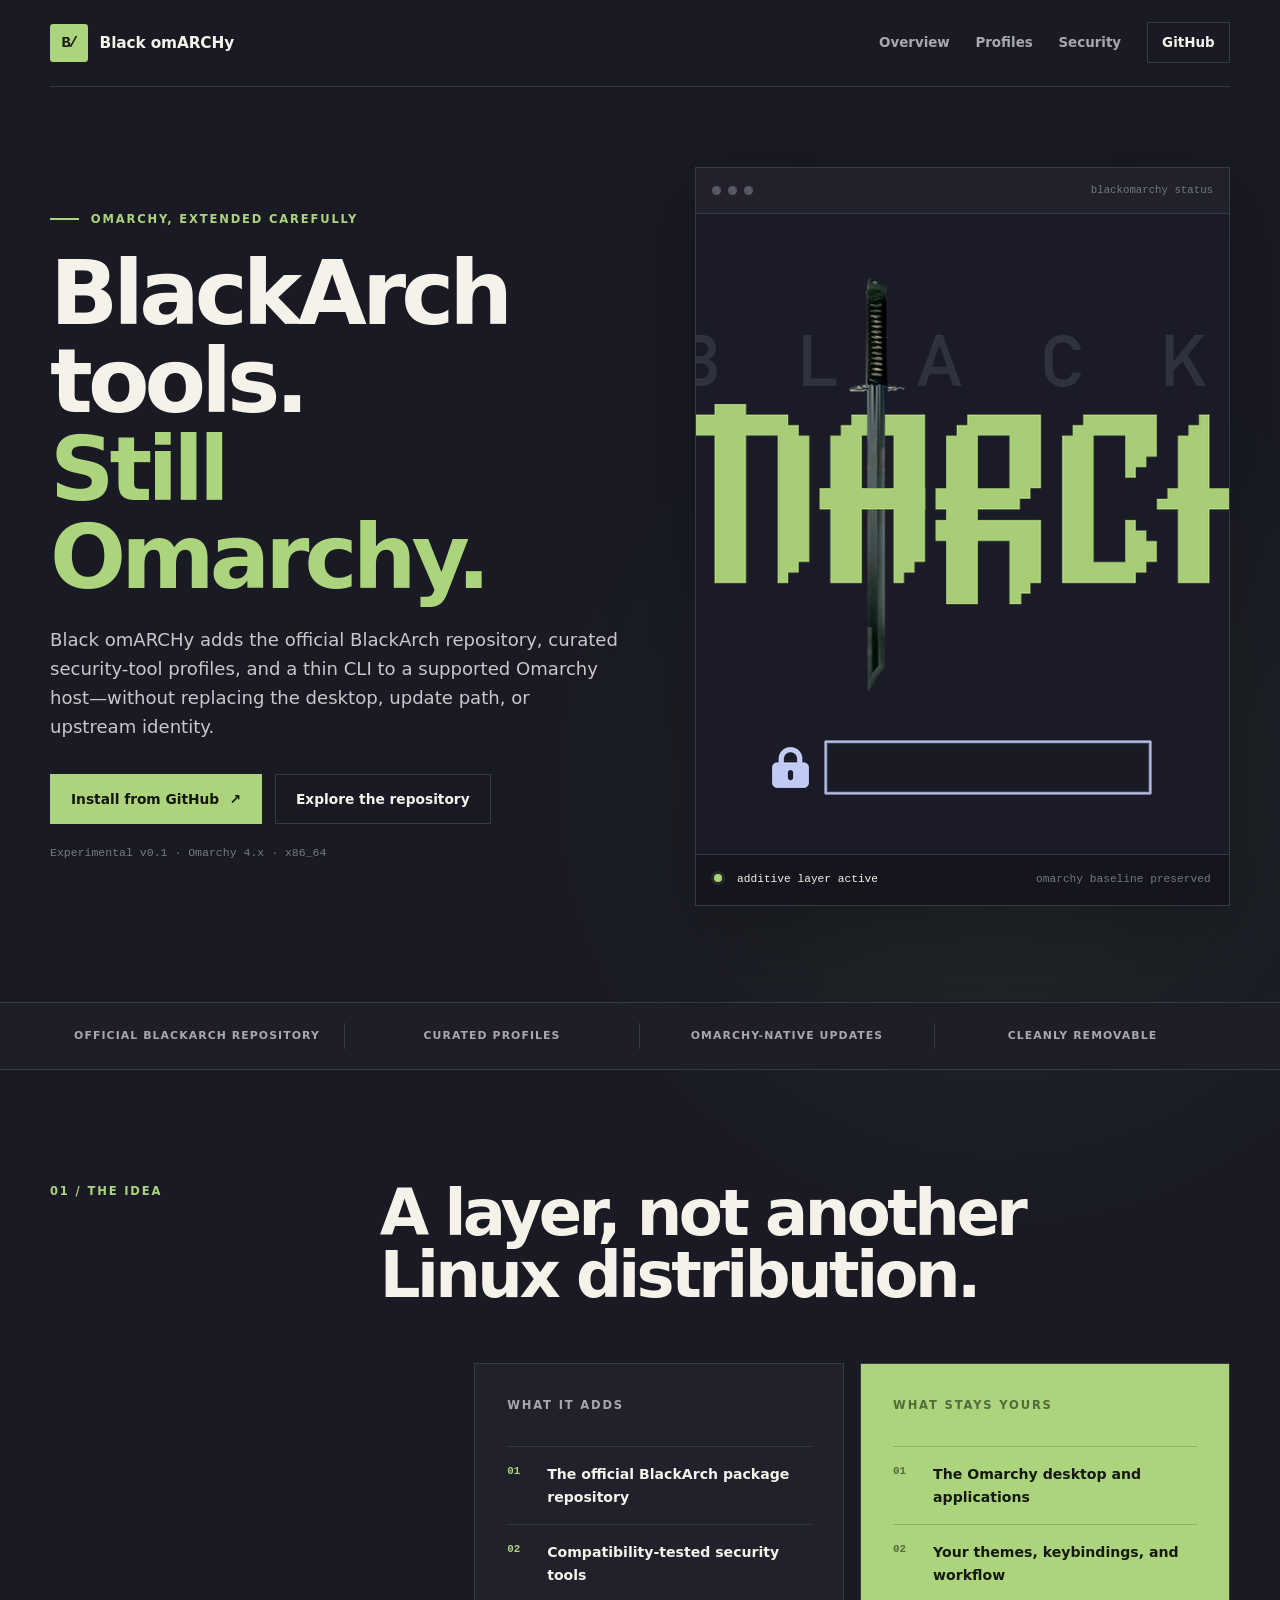
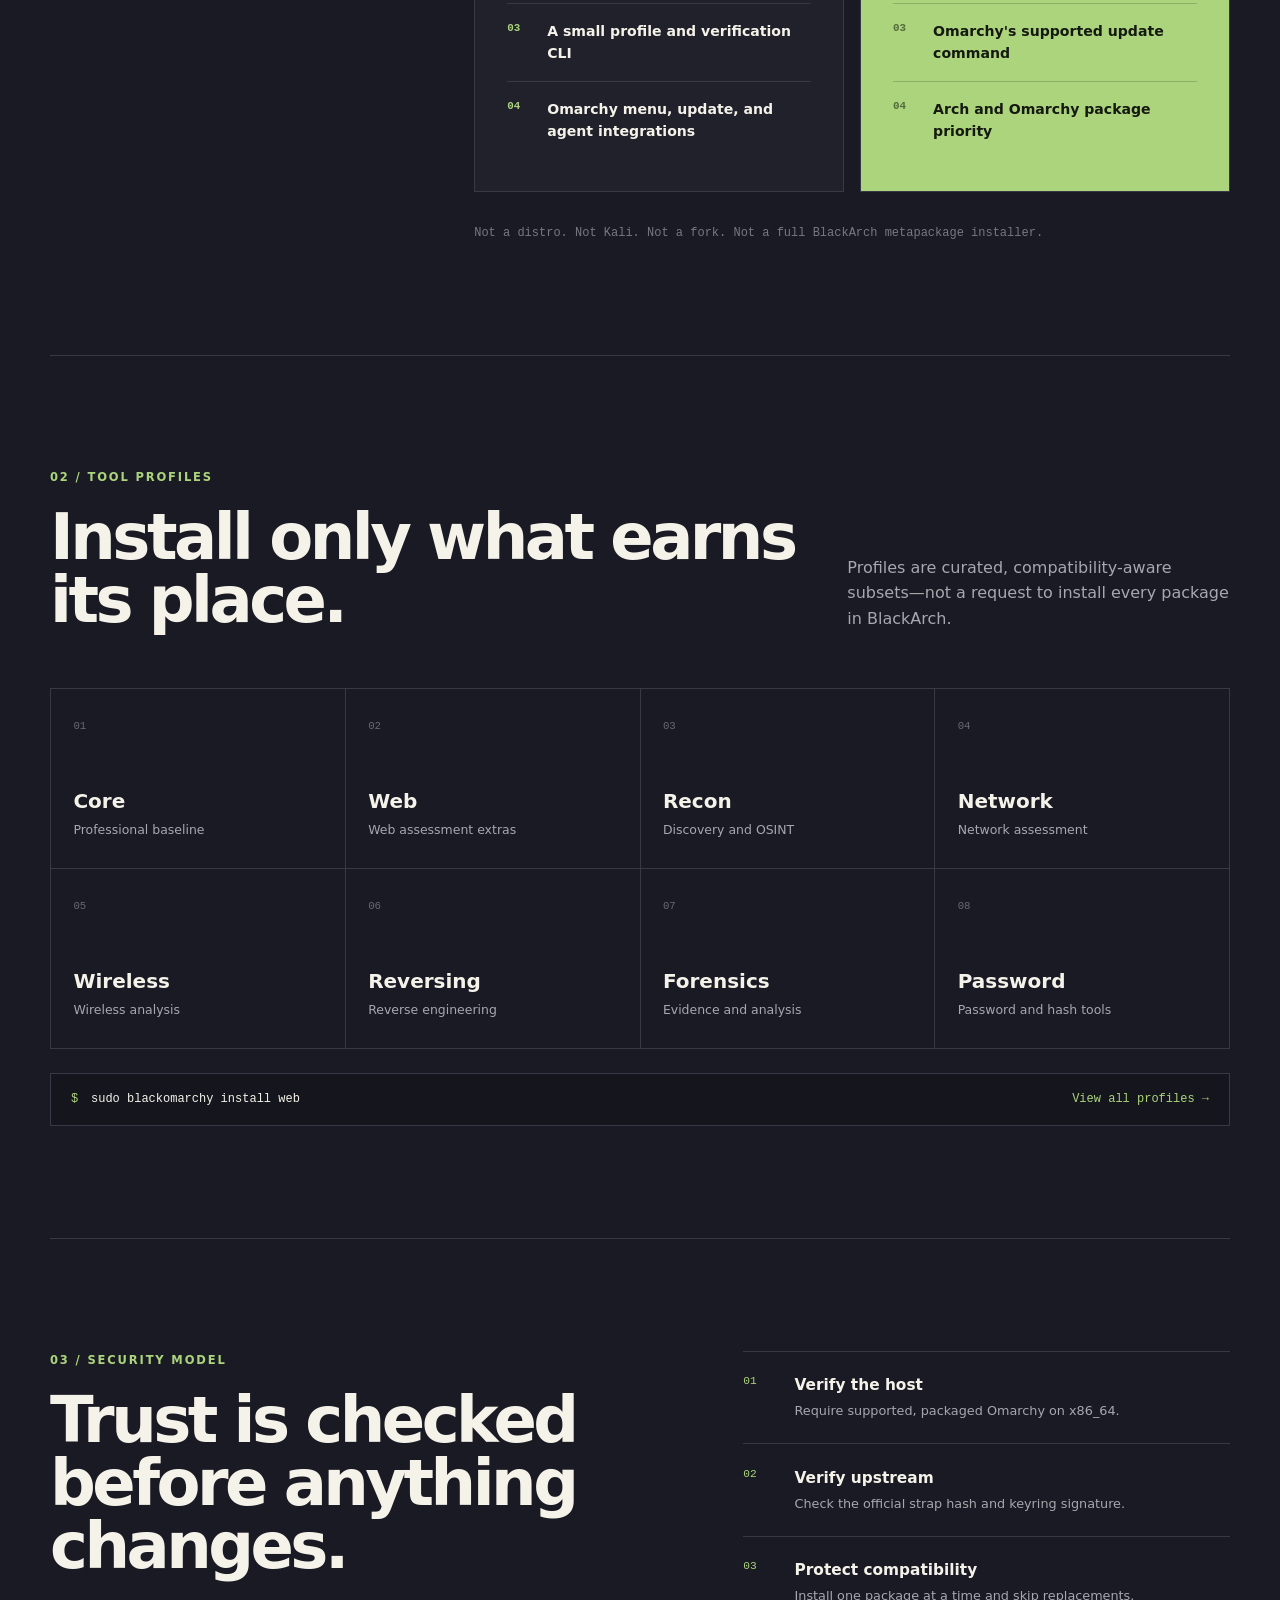
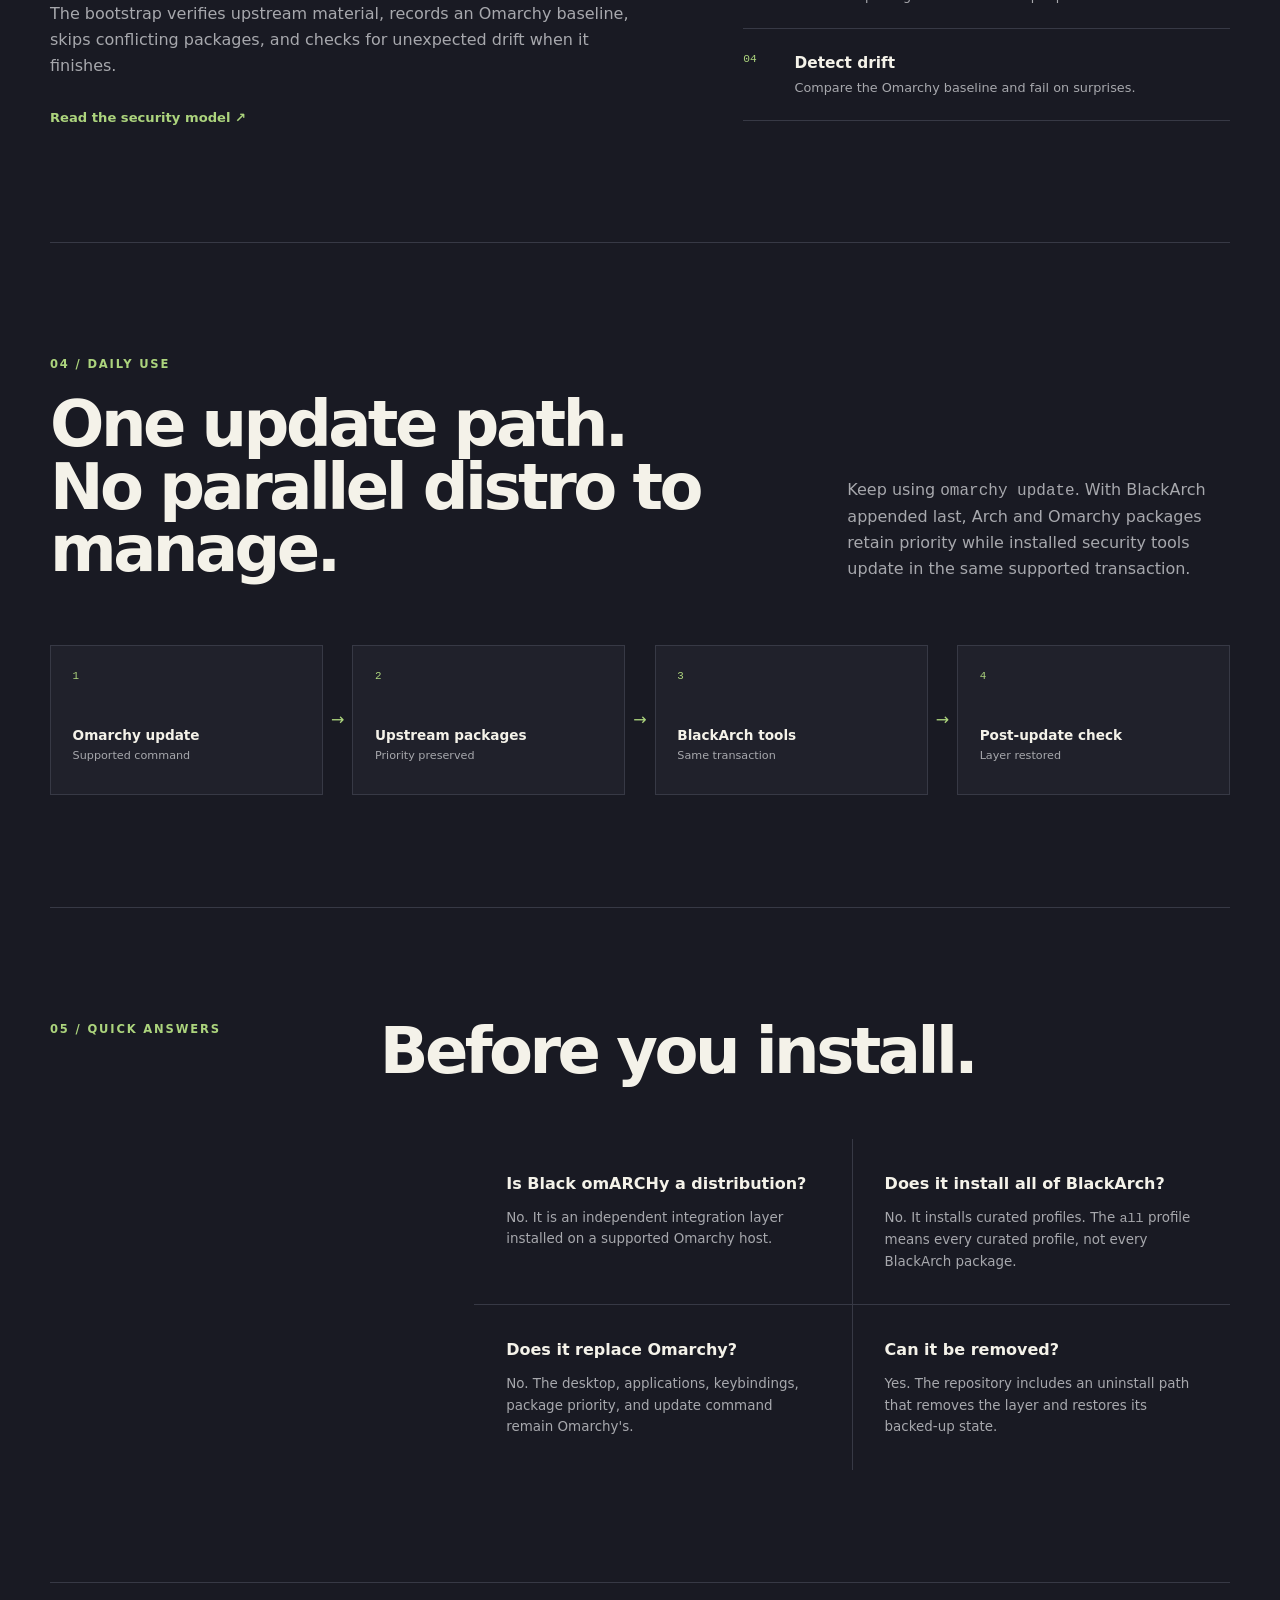
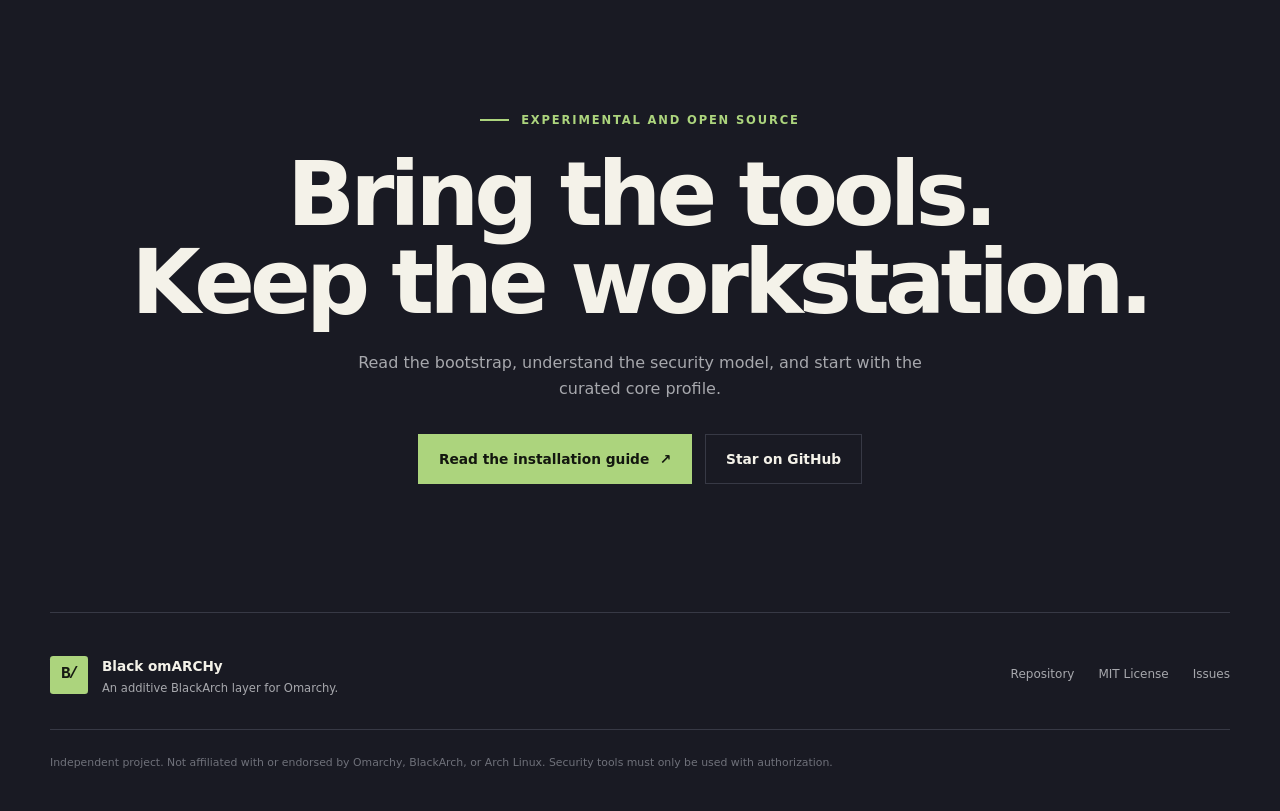
<file: docs/index.html>
<!doctype html>
<html lang="en">
  <head>
    <meta charset="utf-8">
    <meta name="viewport" content="width=device-width, initial-scale=1">
    <meta name="theme-color" content="#191a23">
    <meta
      name="description"
      content="Black omARCHy adds the official BlackArch repository, curated security-tool profiles, and a thin CLI to Omarchy without replacing the Omarchy desktop."
    >
    <meta name="robots" content="index,follow,max-image-preview:large">
    <meta name="referrer" content="strict-origin-when-cross-origin">
    <meta
      http-equiv="Content-Security-Policy"
      content="default-src 'none'; img-src 'self'; style-src 'self'; font-src 'self'; manifest-src 'self'; base-uri 'none'; form-action 'none'; upgrade-insecure-requests"
    >

    <title>Black omARCHy — BlackArch tools for Omarchy</title>
    <link rel="canonical" href="https://mahdihedhli.github.io/BlackOmarchy/">
    <link rel="icon" href="favicon.svg" type="image/svg+xml">
    <link rel="manifest" href="site.webmanifest">
    <link rel="stylesheet" href="styles.css">

    <meta property="og:type" content="website">
    <meta property="og:site_name" content="Black omARCHy">
    <meta property="og:title" content="Black omARCHy — BlackArch tools for Omarchy">
    <meta
      property="og:description"
      content="An additive BlackArch layer for Omarchy: official repository, curated security tools, and a thin CLI. Not a distro or an Omarchy fork."
    >
    <meta property="og:url" content="https://mahdihedhli.github.io/BlackOmarchy/">
    <meta property="og:image" content="https://mahdihedhli.github.io/BlackOmarchy/images/og.png">
    <meta property="og:image:width" content="1280">
    <meta property="og:image:height" content="640">
    <meta property="og:image:alt" content="Black omARCHy wordmark crossed by a katana">

    <meta name="twitter:card" content="summary_large_image">
    <meta name="twitter:title" content="Black omARCHy — BlackArch tools for Omarchy">
    <meta
      name="twitter:description"
      content="A careful, additive BlackArch layer for Omarchy."
    >
    <meta name="twitter:image" content="https://mahdihedhli.github.io/BlackOmarchy/images/og.png">
  </head>
  <body>
    <a class="skip-link" href="#main">Skip to content</a>

    <header class="site-header">
      <a class="brand" href="#top" aria-label="Black omARCHy home">
        <span class="brand-mark" aria-hidden="true">B/</span>
        <span>Black omARCHy</span>
      </a>
      <nav aria-label="Primary navigation">
        <a href="#why">Overview</a>
        <a href="#profiles">Profiles</a>
        <a href="#security">Security</a>
        <a class="nav-github" href="https://github.com/MahdiHedhli/BlackOmarchy">GitHub</a>
      </nav>
    </header>

    <main id="main">
      <section class="hero" id="top">
        <div class="hero-copy">
          <p class="eyebrow"><span></span> Omarchy, extended carefully</p>
          <h1>BlackArch tools.<br><em>Still Omarchy.</em></h1>
          <p class="hero-summary">
            Black omARCHy adds the official BlackArch repository, curated security-tool
            profiles, and a thin CLI to a supported Omarchy host—without replacing the
            desktop, update path, or upstream identity.
          </p>
          <div class="hero-actions">
            <a class="button button-primary" href="https://github.com/MahdiHedhli/BlackOmarchy#installation">Install from GitHub <span aria-hidden="true">↗</span></a>
            <a class="button button-secondary" href="https://github.com/MahdiHedhli/BlackOmarchy">Explore the repository</a>
          </div>
          <p class="release-note">Experimental v0.1 · Omarchy 4.x · x86_64</p>
        </div>

        <div class="hero-visual" aria-label="Black omARCHy project identity">
          <div class="terminal-bar" aria-hidden="true">
            <span></span><span></span><span></span>
            <p>blackomarchy status</p>
          </div>
          <img src="images/og.png" alt="Black omARCHy wordmark crossed by a katana" width="1280" height="640">
          <div class="terminal-status">
            <p><span class="status-dot"></span> additive layer active</p>
            <p class="status-muted">omarchy baseline preserved</p>
          </div>
        </div>
      </section>

      <section class="principle-strip" aria-label="Project principles">
        <p>Official BlackArch repository</p>
        <p>Curated profiles</p>
        <p>Omarchy-native updates</p>
        <p>Cleanly removable</p>
      </section>

      <section class="section split-section" id="why">
        <div class="section-heading">
          <p class="section-number">01 / The idea</p>
          <h2>A layer, not another Linux distribution.</h2>
        </div>
        <div class="comparison-grid">
          <article class="comparison-card adds">
            <p class="card-label">What it adds</p>
            <ul>
              <li><span>01</span> The official BlackArch package repository</li>
              <li><span>02</span> Compatibility-tested security tools</li>
              <li><span>03</span> A small profile and verification CLI</li>
              <li><span>04</span> Omarchy menu, update, and agent integrations</li>
            </ul>
          </article>
          <article class="comparison-card keeps">
            <p class="card-label">What stays yours</p>
            <ul>
              <li><span>01</span> The Omarchy desktop and applications</li>
              <li><span>02</span> Your themes, keybindings, and workflow</li>
              <li><span>03</span> Omarchy's supported update command</li>
              <li><span>04</span> Arch and Omarchy package priority</li>
            </ul>
          </article>
        </div>
        <p class="not-list">
          Not a distro. Not Kali. Not a fork. Not a full BlackArch metapackage installer.
        </p>
      </section>

      <section class="section profiles-section" id="profiles">
        <div class="section-heading compact-heading">
          <div>
            <p class="section-number">02 / Tool profiles</p>
            <h2>Install only what earns its place.</h2>
          </div>
          <p>
            Profiles are curated, compatibility-aware subsets—not a request to install
            every package in BlackArch.
          </p>
        </div>

        <div class="profile-grid">
          <article><span>01</span><h3>Core</h3><p>Professional baseline</p></article>
          <article><span>02</span><h3>Web</h3><p>Web assessment extras</p></article>
          <article><span>03</span><h3>Recon</h3><p>Discovery and OSINT</p></article>
          <article><span>04</span><h3>Network</h3><p>Network assessment</p></article>
          <article><span>05</span><h3>Wireless</h3><p>Wireless analysis</p></article>
          <article><span>06</span><h3>Reversing</h3><p>Reverse engineering</p></article>
          <article><span>07</span><h3>Forensics</h3><p>Evidence and analysis</p></article>
          <article><span>08</span><h3>Password</h3><p>Password and hash tools</p></article>
        </div>

        <div class="command-line" aria-label="Example installation command">
          <span class="prompt">$</span>
          <code>sudo blackomarchy install web</code>
          <a href="https://github.com/MahdiHedhli/BlackOmarchy/blob/main/docs/package-profiles.md">View all profiles <span aria-hidden="true">→</span></a>
        </div>
      </section>

      <section class="section security-section" id="security">
        <div class="security-copy">
          <p class="section-number">03 / Security model</p>
          <h2>Trust is checked before anything changes.</h2>
          <p>
            The bootstrap verifies upstream material, records an Omarchy baseline, skips
            conflicting packages, and checks for unexpected drift when it finishes.
          </p>
          <a class="text-link" href="https://github.com/MahdiHedhli/BlackOmarchy#security-model">Read the security model <span aria-hidden="true">↗</span></a>
        </div>
        <ol class="security-steps">
          <li><span>01</span><div><h3>Verify the host</h3><p>Require supported, packaged Omarchy on x86_64.</p></div></li>
          <li><span>02</span><div><h3>Verify upstream</h3><p>Check the official strap hash and keyring signature.</p></div></li>
          <li><span>03</span><div><h3>Protect compatibility</h3><p>Install one package at a time and skip replacements.</p></div></li>
          <li><span>04</span><div><h3>Detect drift</h3><p>Compare the Omarchy baseline and fail on surprises.</p></div></li>
        </ol>
      </section>

      <section class="section workflow-section">
        <div class="section-heading compact-heading">
          <div>
            <p class="section-number">04 / Daily use</p>
            <h2>One update path.<br>No parallel distro to manage.</h2>
          </div>
          <p>
            Keep using <code>omarchy update</code>. With BlackArch appended last,
            Arch and Omarchy packages retain priority while installed security tools
            update in the same supported transaction.
          </p>
        </div>
        <div class="flow" aria-label="Black omARCHy update flow">
          <div><span>1</span><strong>Omarchy update</strong><small>Supported command</small></div>
          <i aria-hidden="true">→</i>
          <div><span>2</span><strong>Upstream packages</strong><small>Priority preserved</small></div>
          <i aria-hidden="true">→</i>
          <div><span>3</span><strong>BlackArch tools</strong><small>Same transaction</small></div>
          <i aria-hidden="true">→</i>
          <div><span>4</span><strong>Post-update check</strong><small>Layer restored</small></div>
        </div>
      </section>

      <section class="section faq-section">
        <div class="section-heading">
          <p class="section-number">05 / Quick answers</p>
          <h2>Before you install.</h2>
        </div>
        <div class="faq-grid">
          <article><h3>Is Black omARCHy a distribution?</h3><p>No. It is an independent integration layer installed on a supported Omarchy host.</p></article>
          <article><h3>Does it install all of BlackArch?</h3><p>No. It installs curated profiles. The <code>all</code> profile means every curated profile, not every BlackArch package.</p></article>
          <article><h3>Does it replace Omarchy?</h3><p>No. The desktop, applications, keybindings, package priority, and update command remain Omarchy's.</p></article>
          <article><h3>Can it be removed?</h3><p>Yes. The repository includes an uninstall path that removes the layer and restores its backed-up state.</p></article>
        </div>
      </section>

      <section class="cta-section">
        <p class="eyebrow"><span></span> Experimental and open source</p>
        <h2>Bring the tools.<br>Keep the workstation.</h2>
        <p>Read the bootstrap, understand the security model, and start with the curated core profile.</p>
        <div class="hero-actions centered-actions">
          <a class="button button-primary" href="https://github.com/MahdiHedhli/BlackOmarchy#installation">Read the installation guide <span aria-hidden="true">↗</span></a>
          <a class="button button-secondary" href="https://github.com/MahdiHedhli/BlackOmarchy">Star on GitHub</a>
        </div>
      </section>
    </main>

    <footer>
      <div class="footer-brand">
        <span class="brand-mark" aria-hidden="true">B/</span>
        <div><strong>Black omARCHy</strong><p>An additive BlackArch layer for Omarchy.</p></div>
      </div>
      <div class="footer-links">
        <a href="https://github.com/MahdiHedhli/BlackOmarchy">Repository</a>
        <a href="https://github.com/MahdiHedhli/BlackOmarchy/blob/main/LICENSE">MIT License</a>
        <a href="https://github.com/MahdiHedhli/BlackOmarchy/issues">Issues</a>
      </div>
      <p class="disclaimer">
        Independent project. Not affiliated with or endorsed by Omarchy, BlackArch, or Arch Linux.
        Security tools must only be used with authorization.
      </p>
    </footer>
  </body>
</html>
</file>
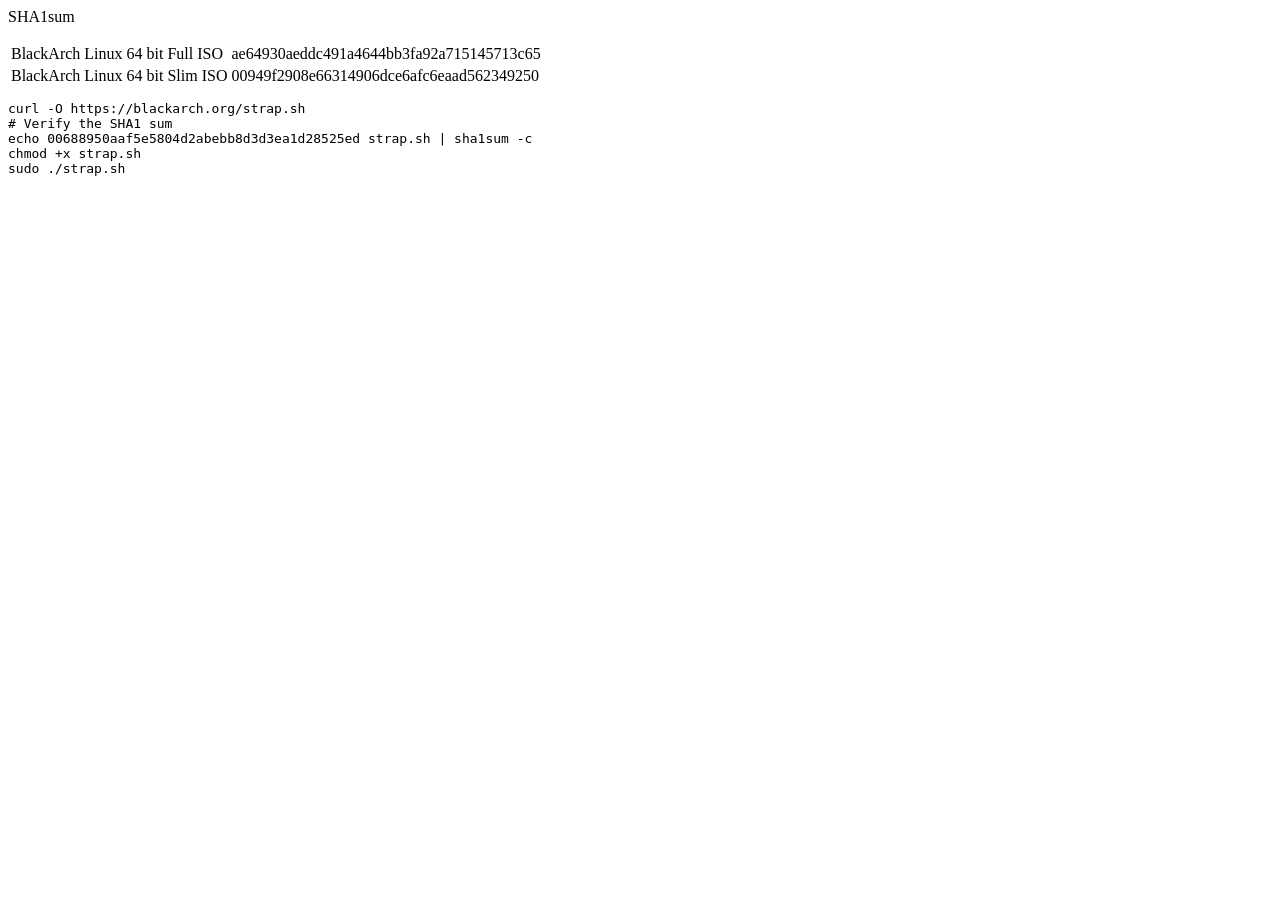
<file: tests/unit/fixtures/downloads.html>
<html>
<body>
<p>SHA1sum</p>
<table>
<tr><td>BlackArch Linux 64 bit Full ISO</td><td>ae64930aeddc491a4644bb3fa92a715145713c65</td></tr>
<tr><td>BlackArch Linux 64 bit Slim ISO</td><td>00949f2908e66314906dce6afc6eaad562349250</td></tr>
</table>
<pre>
curl -O https://blackarch.org/strap.sh
# Verify the SHA1 sum
echo 00688950aaf5e5804d2abebb8d3d3ea1d28525ed strap.sh | sha1sum -c
chmod +x strap.sh
sudo ./strap.sh
</pre>
</body>
</html>
</file>
<file: docs/styles.css>
:root {
  color-scheme: dark;
  --background: #191a23;
  --surface: #20212b;
  --surface-light: #282a35;
  --ink: #f4f2e9;
  --muted: #a7a8ad;
  --line: #373945;
  --green: #acd47d;
  --green-dark: #789b51;
  --lavender: #c4cfff;
  --max-width: 1180px;
}

* {
  box-sizing: border-box;
}

html {
  scroll-behavior: smooth;
}

body {
  margin: 0;
  overflow-x: hidden;
  background:
    radial-gradient(circle at 78% 14%, rgb(172 212 125 / 8%), transparent 28rem),
    var(--background);
  color: var(--ink);
  font-family: Inter, ui-sans-serif, system-ui, -apple-system, BlinkMacSystemFont, "Segoe UI", sans-serif;
  line-height: 1.6;
}

a {
  color: inherit;
}

img {
  display: block;
  max-width: 100%;
}

code {
  font-family: "SFMono-Regular", Consolas, "Liberation Mono", monospace;
}

.skip-link {
  position: fixed;
  z-index: 20;
  top: 0.75rem;
  left: 0.75rem;
  padding: 0.65rem 0.9rem;
  transform: translateY(-150%);
  background: var(--green);
  color: #12150f;
  font-weight: 700;
}

.skip-link:focus {
  transform: translateY(0);
}

.site-header {
  position: relative;
  z-index: 5;
  display: flex;
  align-items: center;
  justify-content: space-between;
  width: min(calc(100% - 3rem), var(--max-width));
  margin: 0 auto;
  padding: 1.4rem 0;
  border-bottom: 1px solid var(--line);
}

.brand,
.site-header nav {
  display: flex;
  align-items: center;
}

.brand {
  gap: 0.75rem;
  text-decoration: none;
  font-size: 0.96rem;
  font-weight: 750;
  letter-spacing: -0.01em;
}

.brand-mark {
  display: inline-grid;
  width: 2.35rem;
  height: 2.35rem;
  place-items: center;
  background: var(--green);
  color: #161a12;
  font-family: "SFMono-Regular", Consolas, monospace;
  font-weight: 900;
  letter-spacing: -0.12em;
  border-radius: 0.2rem;
}

.site-header nav {
  gap: 1.6rem;
}

.site-header nav a {
  color: var(--muted);
  text-decoration: none;
  font-size: 0.84rem;
  font-weight: 650;
}

.site-header nav a:hover,
.site-header nav a:focus-visible {
  color: var(--ink);
}

.site-header nav .nav-github {
  padding: 0.55rem 0.9rem;
  border: 1px solid var(--line);
  color: var(--ink);
}

.hero {
  display: grid;
  grid-template-columns: minmax(0, 1.03fr) minmax(360px, 0.97fr);
  gap: clamp(2.5rem, 6vw, 6.5rem);
  align-items: center;
  width: min(calc(100% - 3rem), var(--max-width));
  min-height: 710px;
  margin: 0 auto;
  padding: 5rem 0 6rem;
}

.hero > *,
.section > *,
.section-heading > *,
.compact-heading > *,
.security-section > *,
.flow > *,
footer > * {
  min-width: 0;
}

.eyebrow,
.section-number,
.card-label {
  text-transform: uppercase;
  font-size: 0.72rem;
  font-weight: 800;
  letter-spacing: 0.16em;
}

.eyebrow,
.section-number {
  color: var(--green);
}

.eyebrow {
  display: flex;
  gap: 0.75rem;
  align-items: center;
  margin: 0 0 1.35rem;
}

.eyebrow span {
  width: 1.8rem;
  height: 2px;
  background: var(--green);
}

h1,
h2,
h3,
p {
  margin-top: 0;
}

h1,
h2 {
  font-weight: 770;
  letter-spacing: -0.055em;
  line-height: 0.98;
}

h1 {
  max-width: 780px;
  margin-bottom: 1.55rem;
  font-size: clamp(3.4rem, 7vw, 6.25rem);
}

h1 em {
  color: var(--green);
  font-style: normal;
}

.hero-summary {
  max-width: 640px;
  margin-bottom: 2rem;
  color: #c8c8c8;
  font-size: clamp(1rem, 1.6vw, 1.13rem);
}

.hero-actions {
  display: flex;
  flex-wrap: wrap;
  gap: 0.8rem;
}

.button {
  display: inline-flex;
  gap: 0.65rem;
  align-items: center;
  justify-content: center;
  min-height: 3.15rem;
  padding: 0.78rem 1.25rem;
  border: 1px solid transparent;
  text-decoration: none;
  font-size: 0.86rem;
  font-weight: 800;
  transition: transform 150ms ease, border-color 150ms ease, background 150ms ease;
}

.button:hover,
.button:focus-visible {
  transform: translateY(-2px);
}

.button-primary {
  background: var(--green);
  color: #13170f;
}

.button-primary:hover,
.button-primary:focus-visible {
  background: #bddf96;
}

.button-secondary {
  border-color: var(--line);
  background: transparent;
}

.button-secondary:hover,
.button-secondary:focus-visible {
  border-color: #737681;
}

.release-note {
  margin: 1.25rem 0 0;
  color: #777982;
  font-family: "SFMono-Regular", Consolas, monospace;
  font-size: 0.72rem;
}

.hero-visual {
  overflow: hidden;
  border: 1px solid var(--line);
  background: #15161d;
  box-shadow: 0 1.5rem 5rem rgb(0 0 0 / 28%);
}

.terminal-bar,
.terminal-status {
  display: flex;
  align-items: center;
}

.terminal-bar {
  gap: 0.45rem;
  height: 2.9rem;
  padding: 0 1rem;
  border-bottom: 1px solid var(--line);
  background: #20212a;
}

.terminal-bar span {
  width: 0.55rem;
  height: 0.55rem;
  background: #555762;
  border-radius: 100%;
}

.terminal-bar p {
  margin: 0 0 0 auto;
  color: #747681;
  font-family: "SFMono-Regular", Consolas, monospace;
  font-size: 0.67rem;
}

.hero-visual img {
  aspect-ratio: 2 / 1;
  width: 100%;
  object-fit: cover;
}

.terminal-status {
  justify-content: space-between;
  gap: 1rem;
  padding: 1rem 1.15rem;
  border-top: 1px solid var(--line);
  font-family: "SFMono-Regular", Consolas, monospace;
  font-size: 0.7rem;
}

.terminal-status p {
  margin: 0;
}

.status-dot {
  display: inline-block;
  width: 0.5rem;
  height: 0.5rem;
  margin-right: 0.5rem;
  background: var(--green);
  border-radius: 100%;
  box-shadow: 0 0 0 0.2rem rgb(172 212 125 / 10%);
}

.status-muted {
  color: #747681;
}

.principle-strip {
  display: grid;
  grid-template-columns: repeat(4, 1fr);
  width: 100%;
  padding: 1.25rem max(1.5rem, calc((100% - var(--max-width)) / 2));
  border-top: 1px solid var(--line);
  border-bottom: 1px solid var(--line);
  background: #1d1e27;
}

.principle-strip p {
  margin: 0;
  padding: 0.25rem 1.4rem;
  border-right: 1px solid var(--line);
  color: var(--muted);
  text-align: center;
  text-transform: uppercase;
  font-size: 0.68rem;
  font-weight: 750;
  letter-spacing: 0.1em;
}

.principle-strip p:last-child {
  border-right: 0;
}

.section {
  width: min(calc(100% - 3rem), var(--max-width));
  margin: 0 auto;
  padding: 7rem 0;
  border-bottom: 1px solid var(--line);
}

.section-heading {
  display: grid;
  grid-template-columns: minmax(150px, 0.35fr) minmax(0, 1fr);
  gap: 2rem;
  margin-bottom: 3.5rem;
}

.section-number {
  margin: 0;
}

.section-heading h2,
.security-copy h2 {
  max-width: 820px;
  margin-bottom: 0;
  font-size: clamp(2.5rem, 5vw, 4.7rem);
}

.comparison-grid {
  display: grid;
  grid-template-columns: 1fr 1fr;
  gap: 1rem;
  margin-left: calc(35% + 0.7rem);
}

.comparison-card {
  padding: 2rem;
  border: 1px solid var(--line);
  background: var(--surface);
}

.comparison-card.keeps {
  background: var(--green);
  color: #151910;
}

.card-label {
  margin-bottom: 2rem;
  color: var(--muted);
}

.keeps .card-label {
  color: #536a3b;
}

.comparison-card ul {
  display: grid;
  gap: 0;
  margin: 0;
  padding: 0;
  list-style: none;
}

.comparison-card li {
  display: grid;
  grid-template-columns: 2rem 1fr;
  gap: 0.5rem;
  padding: 1rem 0;
  border-top: 1px solid var(--line);
  font-size: 0.88rem;
  font-weight: 620;
}

.keeps li {
  border-color: rgb(21 25 16 / 20%);
}

.comparison-card li span {
  color: var(--green);
  font-family: "SFMono-Regular", Consolas, monospace;
  font-size: 0.68rem;
}

.keeps li span {
  color: #536a3b;
}

.not-list {
  margin: 2rem 0 0 calc(35% + 0.7rem);
  color: #777982;
  font-family: "SFMono-Regular", Consolas, monospace;
  font-size: 0.75rem;
}

.compact-heading {
  grid-template-columns: minmax(0, 1.2fr) minmax(260px, 0.6fr);
  align-items: end;
}

.compact-heading .section-number {
  margin-bottom: 1.25rem;
}

.compact-heading p:last-child {
  margin: 0;
  color: var(--muted);
}

.profile-grid {
  display: grid;
  grid-template-columns: repeat(4, 1fr);
  border-top: 1px solid var(--line);
  border-left: 1px solid var(--line);
}

.profile-grid article {
  min-height: 180px;
  padding: 1.4rem;
  border-right: 1px solid var(--line);
  border-bottom: 1px solid var(--line);
  transition: background 150ms ease;
}

.profile-grid article:hover {
  background: var(--surface);
}

.profile-grid span {
  color: #676974;
  font-family: "SFMono-Regular", Consolas, monospace;
  font-size: 0.67rem;
}

.profile-grid h3 {
  margin: 3rem 0 0.2rem;
  font-size: 1.25rem;
}

.profile-grid p {
  margin: 0;
  color: var(--muted);
  font-size: 0.78rem;
}

.command-line {
  display: flex;
  align-items: center;
  margin-top: 1.5rem;
  padding: 1rem 1.25rem;
  border: 1px solid var(--line);
  background: #15161d;
  font-family: "SFMono-Regular", Consolas, monospace;
  font-size: 0.75rem;
}

.command-line code {
  overflow-wrap: anywhere;
}

.command-line .prompt {
  margin-right: 0.8rem;
  color: var(--green);
}

.command-line a {
  margin-left: auto;
  color: var(--green);
  text-decoration: none;
}

.security-section {
  display: grid;
  grid-template-columns: minmax(0, 0.85fr) minmax(360px, 0.7fr);
  gap: clamp(3rem, 8vw, 8rem);
}

.security-copy .section-number {
  margin-bottom: 1.25rem;
}

.security-copy h2 {
  margin-bottom: 1.5rem;
}

.security-copy > p:not(.section-number) {
  max-width: 580px;
  color: var(--muted);
}

.text-link {
  display: inline-block;
  margin-top: 0.8rem;
  color: var(--green);
  text-decoration: none;
  font-size: 0.82rem;
  font-weight: 800;
}

.security-steps {
  margin: 0;
  padding: 0;
  border-top: 1px solid var(--line);
  list-style: none;
}

.security-steps li {
  display: grid;
  grid-template-columns: 2.2rem 1fr;
  gap: 1rem;
  padding: 1.35rem 0;
  border-bottom: 1px solid var(--line);
}

.security-steps > li > span {
  color: var(--green);
  font-family: "SFMono-Regular", Consolas, monospace;
  font-size: 0.7rem;
}

.security-steps h3 {
  margin: 0 0 0.2rem;
  font-size: 0.96rem;
}

.security-steps p {
  margin: 0;
  color: var(--muted);
  font-size: 0.8rem;
}

.flow {
  display: grid;
  grid-template-columns: 1fr auto 1fr auto 1fr auto 1fr;
  align-items: center;
  margin-top: 4rem;
}

.flow > div {
  min-height: 150px;
  padding: 1.35rem;
  border: 1px solid var(--line);
  background: var(--surface);
}

.flow span,
.flow small,
.flow strong {
  display: block;
}

.flow span {
  margin-bottom: 2.5rem;
  color: var(--green);
  font-family: "SFMono-Regular", Consolas, monospace;
  font-size: 0.68rem;
}

.flow strong {
  font-size: 0.85rem;
}

.flow small {
  color: var(--muted);
  font-size: 0.7rem;
}

.flow i {
  padding: 0 0.5rem;
  color: var(--green);
  font-style: normal;
}

.faq-grid {
  display: grid;
  grid-template-columns: 1fr 1fr;
  gap: 1px;
  margin-left: calc(35% + 0.7rem);
  background: var(--line);
}

.faq-grid article {
  padding: 2rem;
  background: var(--background);
}

.faq-grid h3 {
  margin-bottom: 0.65rem;
  font-size: 1rem;
}

.faq-grid p {
  margin: 0;
  color: var(--muted);
  font-size: 0.84rem;
}

.cta-section {
  width: min(calc(100% - 3rem), var(--max-width));
  margin: 0 auto;
  padding: 8rem 1.5rem;
  text-align: center;
}

.cta-section .eyebrow {
  justify-content: center;
}

.cta-section h2 {
  margin-bottom: 1.5rem;
  font-size: clamp(3rem, 7vw, 6rem);
}

.cta-section > p:not(.eyebrow) {
  max-width: 580px;
  margin: 0 auto 2rem;
  color: var(--muted);
}

.centered-actions {
  justify-content: center;
}

footer {
  display: grid;
  grid-template-columns: 1fr auto;
  gap: 2rem;
  align-items: center;
  width: min(calc(100% - 3rem), var(--max-width));
  margin: 0 auto;
  padding: 2.5rem 0;
  border-top: 1px solid var(--line);
}

.footer-brand {
  display: flex;
  gap: 0.9rem;
  align-items: center;
}

.footer-brand strong {
  font-size: 0.85rem;
}

.footer-brand p {
  margin: 0;
  color: var(--muted);
  font-size: 0.72rem;
}

.footer-links {
  display: flex;
  gap: 1.5rem;
}

.footer-links a {
  color: var(--muted);
  text-decoration: none;
  font-size: 0.75rem;
}

.footer-links a:hover,
.footer-links a:focus-visible {
  color: var(--ink);
}

.disclaimer {
  grid-column: 1 / -1;
  margin: 0;
  padding-top: 1.5rem;
  border-top: 1px solid var(--line);
  color: #6f717a;
  font-size: 0.68rem;
}

@media (max-width: 940px) {
  .site-header nav a:not(.nav-github) {
    display: none;
  }

  .hero {
    grid-template-columns: 1fr;
    min-height: auto;
  }

  .hero-copy {
    max-width: 760px;
  }

  .hero-visual {
    max-width: 700px;
  }

  .comparison-grid,
  .faq-grid,
  .not-list {
    margin-left: 0;
  }

  .profile-grid {
    grid-template-columns: repeat(2, 1fr);
  }

  .security-section {
    grid-template-columns: 1fr;
  }

  .flow {
    grid-template-columns: 1fr 1fr;
    gap: 1rem;
  }

  .flow i {
    display: none;
  }
}

@media (max-width: 650px) {
  .site-header,
  .hero,
  .section,
  .cta-section,
  footer {
    width: min(calc(100% - 2rem), var(--max-width));
  }

  .site-header nav {
    gap: 0.5rem;
  }

  .hero {
    grid-template-columns: minmax(0, 1fr);
    padding: 4rem 0;
  }

  h1 {
    font-size: clamp(3rem, 15vw, 4.3rem);
  }

  .hero-summary {
    font-size: 0.98rem;
  }

  .button {
    width: 100%;
  }

  .terminal-status {
    align-items: flex-start;
    flex-direction: column;
  }

  .principle-strip {
    grid-template-columns: 1fr 1fr;
    padding-inline: 1rem;
  }

  .principle-strip p {
    border-bottom: 1px solid var(--line);
    font-size: 0.6rem;
  }

  .section {
    padding: 5rem 0;
  }

  .section-heading,
  .compact-heading,
  .comparison-grid,
  .faq-grid {
    grid-template-columns: 1fr;
  }

  .section-heading {
    gap: 1rem;
  }

  .section-heading h2,
  .security-copy h2 {
    font-size: clamp(2.5rem, 13vw, 3.6rem);
  }

  .comparison-card {
    padding: 1.4rem;
  }

  .not-list {
    line-height: 1.8;
  }

  .profile-grid {
    grid-template-columns: 1fr 1fr;
  }

  .profile-grid article {
    min-height: 160px;
    padding: 1rem;
  }

  .command-line {
    align-items: flex-start;
    flex-wrap: wrap;
  }

  .command-line a {
    width: 100%;
    margin: 0.75rem 0 0 1.35rem;
  }

  .flow,
  .faq-grid {
    grid-template-columns: 1fr;
  }

  .flow > div {
    min-height: 130px;
  }

  .cta-section {
    padding: 6rem 0;
  }

  footer {
    grid-template-columns: 1fr;
  }

  .footer-links {
    flex-wrap: wrap;
  }
}

@media (prefers-reduced-motion: reduce) {
  html {
    scroll-behavior: auto;
  }

  *,
  *::before,
  *::after {
    transition-duration: 0.01ms !important;
  }
}
</file>
